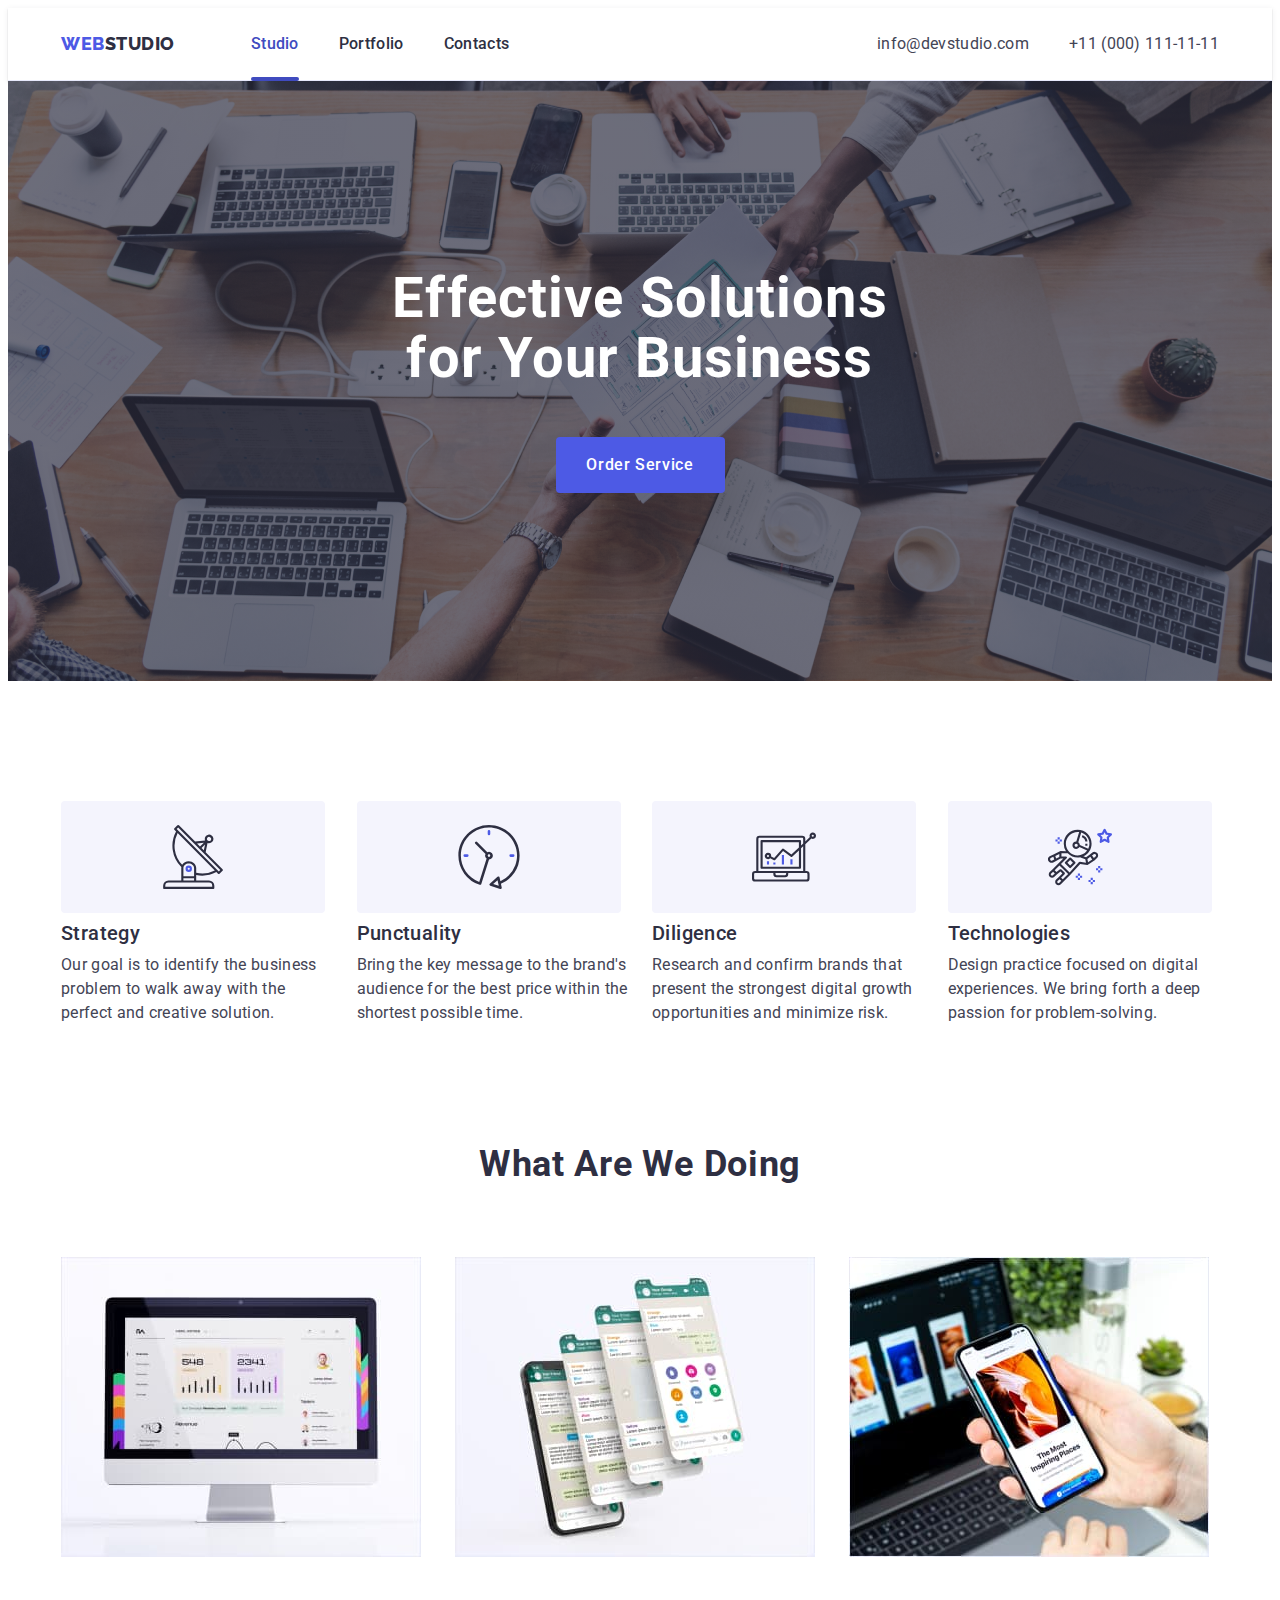
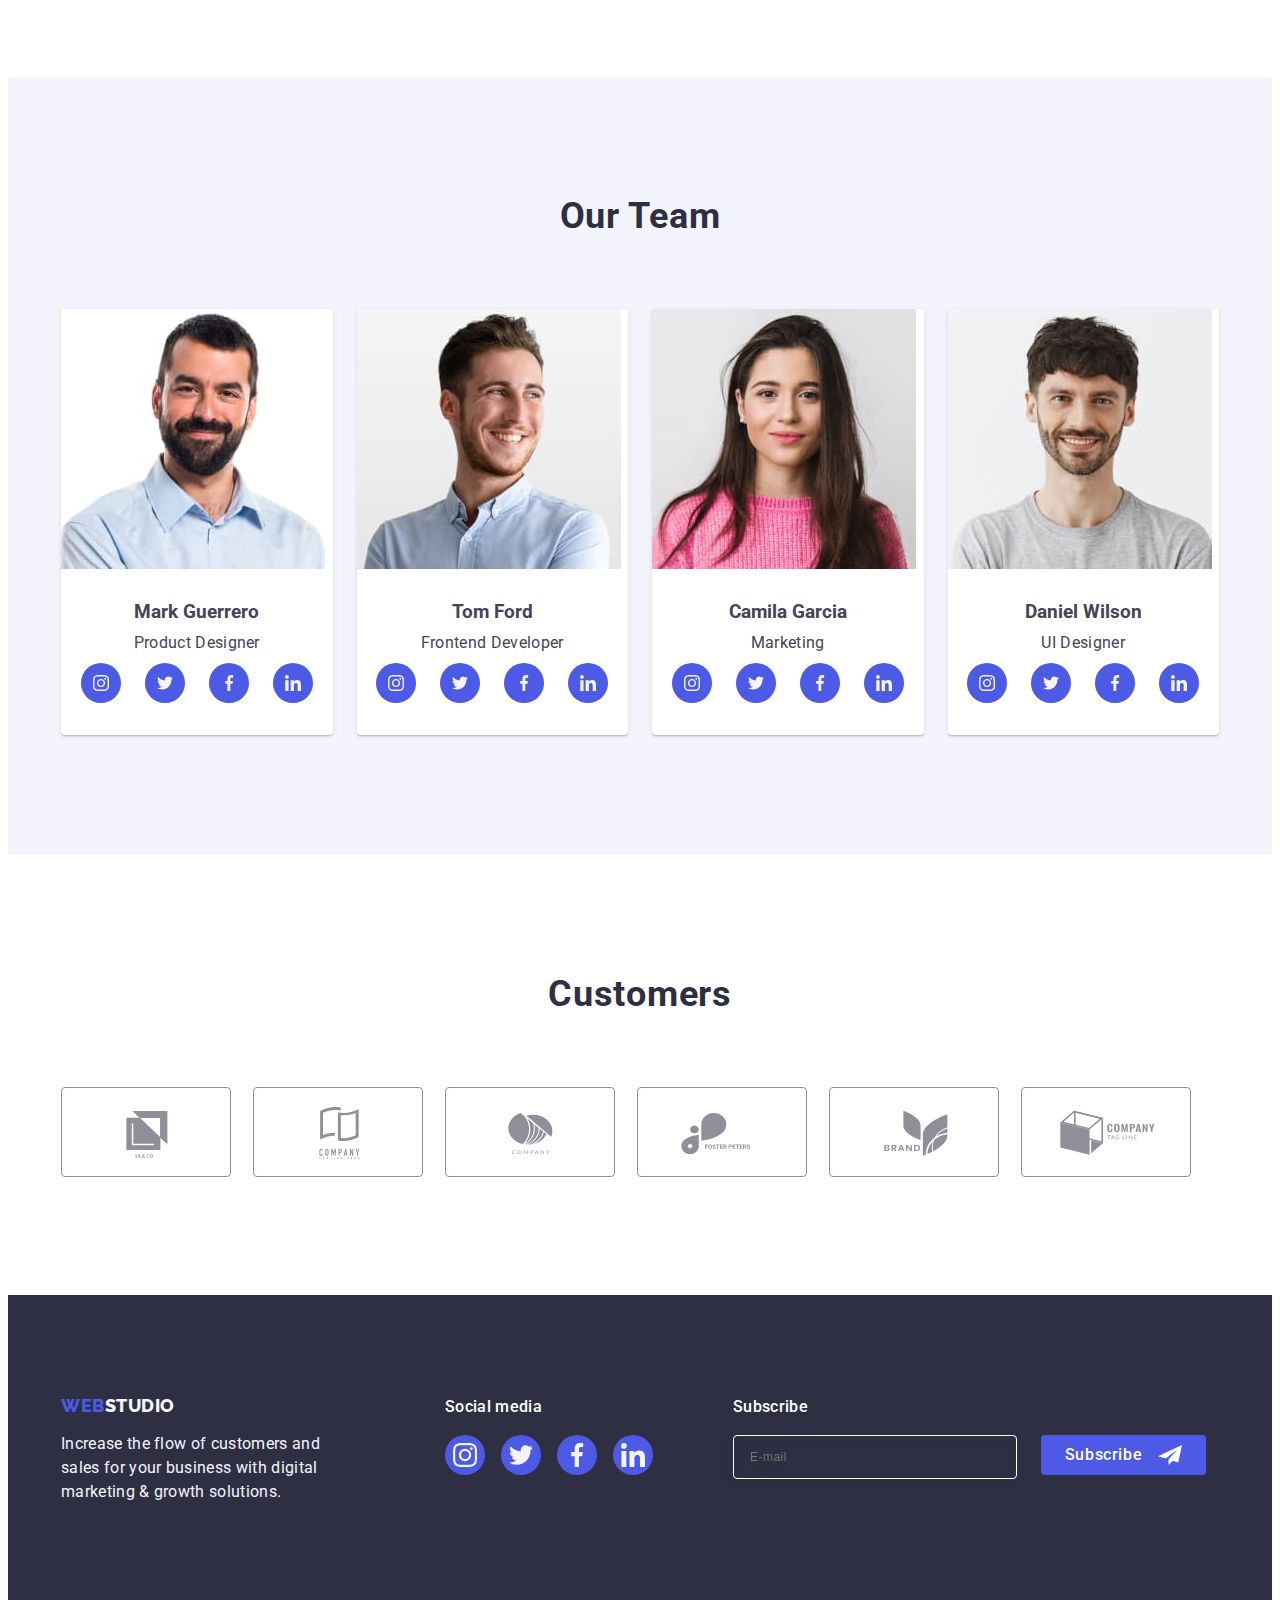
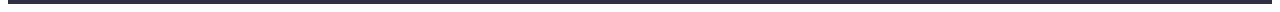
<file: index.html>
<!DOCTYPE html>
<html lang="en">
  <head>
    <meta charset="UTF-8" />
    <meta http-equiv="X-UA-Compatible" content="IE=edge" />
    <meta name="viewport" content="width=device-width, initial-scale=1.0" />
    <title>Portfolio</title>
    <link rel="preconnect" href="https://fonts.googleapis.com" />
    <link rel="preconnect" href="https://fonts.gstatic.com" crossorigin />
    <link
      href="https://fonts.googleapis.com/css2?family=Raleway:wght@800&family=Roboto:wght@400;500;700&display=swap"
      rel="stylesheet"
    />
    <link
      rel="stylesheet"
      href="https://cdnjs.cloudflare.com/ajax/libs/modern-normalize/2.0.0/modern-normalize.min.css"
      integrity="sha512-4xo8blKMVCiXpTaLzQSLSw3KFOVPWhm/TRtuPVc4WG6kUgjH6J03IBuG7JZPkcWMxJ5huwaBpOpnwYElP/m6wg=="
      crossorigin="anonymous"
      referrerpolicy="no-referrer"
    />
    <link rel="stylesheet" href="./css/styles.css" />
    <link
      rel="stylesheet"
      href="https://cdnjs.cloudflare.com/ajax/libs/animate.css/4.1.1/animate.min.css"
    />
  </head>
  <body>
    <!-- Шапка сторінки -->
    <header class="header">
      <div class="container header-container">
        <nav class="header-navigation">
          <a class="header-logo link" href="./index.html"
            >Web<span class="header-logo-web">Studio</span></a
          >

          <ul class="header-list list">
            <li class="header-item">
              <a class="header-link header-line link" href="./index.html"
                >Studio</a
              >
            </li>
            <li class="header-item">
              <a class="header-link link" href="./portfolio.html">Portfolio</a>
            </li>
            <li class="header-item">
              <a class="header-link link" href="">Contacts</a>
            </li>
          </ul>
        </nav>
        <address class="header-address">
          <ul class="header-list list">
            <li class="header-item">
              <a class="link item-text" href="mailto:info@devstudio.com"
                >info@devstudio.com</a
              >
            </li>
            <li class="header-item">
              <a class="link item-text" href="tel:+110001111111"
                >+11 (000) 111-11-11</a
              >
            </li>
          </ul>
        </address>
      </div>
    </header>

    <!-- Унікальний контент сторінки -->
    <main>
      <section class="hero">
        <div class="container hero-container">
          <h1 class="hero-title">Effective Solutions for Your Business</h1>

          <button type="button" class="hero-btn btn" data-modal-open>
            Order Service
          </button>
        </div>
      </section>

      <section class="strategy">
        <div class="container strategy-div">
          <h2 hidden class="strategy-title visually-hidden">that we can</h2>
          <ul class="strategy-list list">
            <li class="strategy-item">
              <div class="stratege-cont">
                <svg class="strategy-icon" width="64" height="64">
                  <use href="./images/icons.svg#icon-Group"></use>
                </svg>
              </div>
              <h3 class="strategy-item-title">Strategy</h3>
              <p class="strategy-item-text item-text">
                Our goal is to identify the business problem to walk away with
                the perfect and creative solution.
              </p>
            </li>
            <li class="strategy-item">
              <div class="stratege-cont">
                <svg class="strategy-icon" width="64" height="64">
                  <use href="./images/icons.svg#icon-clock"></use>
                </svg>
              </div>
              <h3 class="strategy-item-title">Punctuality</h3>
              <p class="strategy-item-text item-text">
                Bring the key message to the brand's audience for the best price
                within the shortest possible time.
              </p>
            </li>
            <li class="strategy-item">
              <div class="stratege-cont">
                <svg class="strategy-icon" width="64" height="64">
                  <use href="./images/icons.svg#icon-diagram"></use>
                </svg>
              </div>
              <h3 class="strategy-item-title">Diligence</h3>
              <p class="strategy-item-text item-text">
                Research and confirm brands that present the strongest digital
                growth opportunities and minimize risk.
              </p>
            </li>
            <li class="strategy-item">
              <div class="stratege-cont">
                <svg class="strategy-icon" width="64" height="64">
                  <use href="./images/icons.svg#icon-astronaut"></use>
                </svg>
              </div>
              <h3 class="strategy-item-title">Technologies</h3>
              <p class="strategy-item-text item-text">
                Design practice focused on digital experiences. We bring forth a
                deep passion for problem-solving.
              </p>
            </li>
          </ul>
        </div>
      </section>

      <section class="foto">
        <div class="container foto-container">
          <h2 class="foto-title section-text">What are we doing</h2>

          <ul class="foto-list list">
            <li class="foto-item">
              <img
                src="./images/img-1.jpg"
                alt="electrical engineering"
                width="360"
                height="300"
              />
            </li>
            <li class="foto-item">
              <img
                src="./images/img-2.jpg"
                alt="electrical engineering"
                width="360"
                height="300"
              />
            </li>
            <li class="foto-item">
              <img
                src="./images/img-3.jpg"
                alt="electrical engineering"
                width="360"
                height="300"
              />
            </li>
          </ul>
        </div>
      </section>

      <section class="team">
        <div class="container team-container">
          <h2 class="team-title section-text">Our Team</h2>

          <ul class="team-list list">
            <li class="team-item">
              <img
                src="./images/img-4.jpg"
                alt="Workers"
                width="264"
                height="260"
              />
              <div class="tim-text">
                <h3 class="tim-item-title">Mark Guerrero</h3>
                <p class="team-title-text item-text">Product Designer</p>
                <ul class="team-soc-list list">
                  <li class="team-soc-item">
                    <a
                      href=""
                      class="team-soc-link link"
                      target="_blank"
                      rel="noopener noreferrer"
                    >
                      <svg class="team-soc-icon" width="16" height="16">
                        <use
                          href="./images/icons.svg#icon-instagram"
                          class="use"
                        ></use>
                      </svg>
                    </a>
                  </li>
                  <li class="team-soc-item">
                    <a
                      href=""
                      class="team-soc-link link"
                      target="_blank"
                      rel="noopener noreferrer"
                    >
                      <svg class="team-soc-icon" width="16" height="16">
                        <use href="./images/icons.svg#icon-twitter"></use>
                      </svg>
                    </a>
                  </li>
                  <li class="team-soc-item">
                    <a
                      href=""
                      class="team-soc-link link"
                      target="_blank"
                      rel="noopener noreferrer"
                    >
                      <svg class="team-soc-icon" width="16" height="16">
                        <use href="./images/icons.svg#icon-facebook"></use>
                      </svg>
                    </a>
                  </li>
                  <li class="team-soc-item">
                    <a
                      href=""
                      class="team-soc-link link"
                      target="_blank"
                      rel="noopener noreferrer"
                    >
                      <svg class="team-soc-icon" width="16" height="16">
                        <use href="./images/icons.svg#icon-linkedin"></use>
                      </svg>
                    </a>
                  </li>
                </ul>
              </div>
            </li>
            <li class="team-item">
              <img
                src="./images/img-5.jpg"
                alt="Workers"
                width="264"
                height="260"
              />
              <div class="tim-text">
                <h3 class="tim-item-title">Tom Ford</h3>
                <p class="team-title-text item-text">Frontend Developer</p>
                <ul class="team-soc-list list">
                  <li class="team-soc-item">
                    <a
                      href=""
                      class="team-soc-link link"
                      target="_blank"
                      rel="noopener noreferrer"
                    >
                      <svg class="team-soc-icon" width="16" height="16">
                        <use href="./images/icons.svg#icon-instagram"></use>
                      </svg>
                    </a>
                  </li>
                  <li class="team-soc-item">
                    <a
                      href=""
                      class="team-soc-link link"
                      target="_blank"
                      rel="noopener noreferrer"
                    >
                      <svg class="team-soc-icon" width="16" height="16">
                        <use href="./images/icons.svg#icon-twitter"></use>
                      </svg>
                    </a>
                  </li>
                  <li class="team-soc-item">
                    <a
                      href=""
                      class="team-soc-link link"
                      target="_blank"
                      rel="noopener noreferrer"
                    >
                      <svg class="team-soc-icon" width="16" height="16">
                        <use href="./images/icons.svg#icon-facebook"></use>
                      </svg>
                    </a>
                  </li>
                  <li class="team-soc-item">
                    <a
                      href=""
                      class="team-soc-link link"
                      target="_blank"
                      rel="noopener noreferrer"
                    >
                      <svg class="team-soc-icon" width="16" height="16">
                        <use href="./images/icons.svg#icon-linkedin"></use>
                      </svg>
                    </a>
                  </li>
                </ul>
              </div>
            </li>
            <li class="team-item">
              <img
                src="./images/img-6.jpg"
                alt="Workers"
                width="264"
                height="260"
              />
              <div class="tim-text">
                <h3 class="tim-item-title">Camila Garcia</h3>
                <p class="team-title-text item-text">Marketing</p>
                <ul class="team-soc-list list">
                  <li class="team-soc-item">
                    <a
                      href=""
                      class="team-soc-link link"
                      target="_blank"
                      rel="noopener noreferrer"
                    >
                      <svg class="team-soc-icon" width="16" height="16">
                        <use href="./images/icons.svg#icon-instagram"></use>
                      </svg>
                    </a>
                  </li>
                  <li class="team-soc-item">
                    <a
                      href=""
                      class="team-soc-link link"
                      target="_blank"
                      rel="noopener noreferrer"
                    >
                      <svg class="team-soc-icon" width="16" height="16">
                        <use href="./images/icons.svg#icon-twitter"></use>
                      </svg>
                    </a>
                  </li>
                  <li class="team-soc-item">
                    <a
                      href=""
                      class="team-soc-link link"
                      target="_blank"
                      rel="noopener noreferrer"
                    >
                      <svg class="team-soc-icon" width="16" height="16">
                        <use href="./images/icons.svg#icon-facebook"></use>
                      </svg>
                    </a>
                  </li>
                  <li class="team-soc-item">
                    <a
                      href=""
                      class="team-soc-link link"
                      target="_blank"
                      rel="noopener noreferrer"
                    >
                      <svg class="team-soc-icon" width="16" height="16">
                        <use href="./images/icons.svg#icon-linkedin"></use>
                      </svg>
                    </a>
                  </li>
                </ul>
              </div>
            </li>
            <li class="team-item">
              <img
                src="./images/img-7.jpg"
                alt="Workers"
                width="264"
                height="260"
              />
              <div class="tim-text">
                <h3 class="tim-item-title">Daniel Wilson</h3>
                <p class="team-title-text item-text">UI Designer</p>
                <ul class="team-soc-list list">
                  <li class="team-soc-item">
                    <a
                      href=""
                      class="team-soc-link link"
                      target="_blank"
                      rel="noopener noreferrer"
                    >
                      <svg class="team-soc-icon" width="16" height="16">
                        <use href="./images/icons.svg#icon-instagram"></use>
                      </svg>
                    </a>
                  </li>
                  <li class="team-soc-item">
                    <a
                      href=""
                      class="team-soc-link link"
                      target="_blank"
                      rel="noopener noreferrer"
                    >
                      <svg class="team-soc-icon" width="16" height="16">
                        <use href="./images/icons.svg#icon-twitter"></use>
                      </svg>
                    </a>
                  </li>
                  <li class="team-soc-item">
                    <a
                      href=""
                      class="team-soc-link link"
                      target="_blank"
                      rel="noopener noreferrer"
                    >
                      <svg class="team-soc-icon" width="16" height="16">
                        <use href="./images/icons.svg#icon-facebook"></use>
                      </svg>
                    </a>
                  </li>
                  <li class="team-soc-item">
                    <a
                      href=""
                      class="team-soc-link link"
                      target="_blank"
                      rel="noopener noreferrer"
                    >
                      <svg class="team-soc-icon" width="16" height="16">
                        <use href="./images/icons.svg#icon-linkedin"></use>
                      </svg>
                    </a>
                  </li>
                </ul>
              </div>
            </li>
          </ul>
        </div>
      </section>

      <section class="test">
        <div class="container">
          <h2 class="test-h section-text">Customers</h2>
          <ul class="test-list list">
            <li class="test-item">
              <a href="" class="test-link link">
                <svg class="test-icon" width="104" height="56">
                  <use href="./images/icons.svg#icon-logo"></use>
                </svg>
              </a>
            </li>
            <li class="test-item">
              <a href="" class="test-link link">
                <svg class="test-icon" width="104" height="56">
                  <use href="./images/icons.svg#icon-logo-1"></use>
                </svg>
              </a>
            </li>
            <li class="test-item">
              <a href="" class="test-link link">
                <svg class="test-icon" width="104" height="56">
                  <use href="./images/icons.svg#icon-logo-2"></use>
                </svg>
              </a>
            </li>
            <li class="test-item">
              <a href="" class="test-link link">
                <svg class="test-icon" width="104" height="56">
                  <use href="./images/icons.svg#icon-logo-3"></use>
                </svg>
              </a>
            </li>
            <li class="test-item">
              <a href="" class="test-link link">
                <svg class="test-icon" width="104" height="56">
                  <use href="./images/icons.svg#icon-logo-4"></use>
                </svg>
              </a>
            </li>
            <li class="test-item">
              <a href="" class="test-link link">
                <svg class="test-icon" width="104" height="56">
                  <use href="./images/icons.svg#icon-logo-5"></use>
                </svg>
              </a>
            </li>
          </ul>
        </div>
      </section>
    </main>

    <!-- Підвал сторінки -->
    <footer class="footer">
      <div class="container footer-container">
        <div class="footer-div">
          <a class="footer-logo link" href="./index.html"
            >Web<span class="footer-logo-web">Studio</span></a
          >
          <p class="footer-item-text item-text">
            Increase the flow of customers and sales for your business with
            digital marketing & growth solutions.
          </p>
        </div>
        <div>
          <p class="social-media-text">Social media</p>
          <ul class="footer-soc-list list">
            <li class="team-soc-item">
              <a
                href=""
                class="footer-soc-link link"
                target="_blank"
                rel="noopener noreferrer"
              >
                <svg class="team-soc-icon" width="24" height="24">
                  <use href="./images/icons.svg#icon-instagram"></use>
                </svg>
              </a>
            </li>
            <li class="team-soc-item">
              <a
                href=""
                class="footer-soc-link link"
                target="_blank"
                rel="noopener noreferrer"
              >
                <svg class="team-soc-icon" width="24" height="24">
                  <use href="./images/icons.svg#icon-twitter"></use>
                </svg>
              </a>
            </li>
            <li class="team-soc-item">
              <a
                href=""
                class="footer-soc-link link"
                target="_blank"
                rel="noopener noreferrer"
              >
                <svg class="team-soc-icon" width="24" height="24">
                  <use href="./images/icons.svg#icon-facebook"></use>
                </svg>
              </a>
            </li>
            <li class="team-soc-item">
              <a
                href=""
                class="footer-soc-link link"
                target="_blank"
                rel="noopener noreferrer"
              >
                <svg class="team-soc-icon" width="24" height="24">
                  <use href="./images/icons.svg#icon-linkedin"></use>
                </svg>
              </a>
            </li>
          </ul>
        </div>
        <div class="footer-input">
          <p class="footer-input-text">Subscribe</p>
          <form action="email" class="footer-form">
            <label for="email" class="footer-label">
              <input
                type="email"
                name="email"
                class="footer-email-input"
                placeholder="E-mail"
                id="email"
              />
            </label>
            <button type="submit" class="subscribe-btn btn">
              Subscribe
              <svg class="footer-icon" width="24" height="24">
                <use href="./images/icons.svg#icon-footer-svg"></use>
              </svg>
            </button>
          </form>
        </div>
      </div>
    </footer>

    <div class="backdrop is-hidden" data-modal>
      <div class="modal">
        <button type="button" class="modal-close" data-modal-close>
          <svg class="modal-soc-icon" width="8" height="8">
            <use href="./images/icons.svg#icon-close-modal"></use>
          </svg>
        </button>
        <p class="modal-title">Leave your contacts and we will call you back</p>
        <form action="#" class="modal-form">
          <div class="modal-field">
            <label for="user-name" class="input-label">Name</label>
            <div class="input-wrap">
              <input
                type="text"
                class="modal-input"
                name="user-name"
                id="user-name"
                placeholder=""
                required
              />
              <svg class="modal-icon" width="18" height="24">
                <use href="./images/icons.svg#icon-person-input"></use>
              </svg>
            </div>
          </div>
          <div class="modal-field">
            <label for="user-phone" class="input-label">Phone</label>
            <div class="input-wrap">
              <input
                type="text"
                class="modal-input"
                name="user-phone"
                id="user-phone"
                placeholder=""
                required
              />
              <svg class="modal-icon" width="18" height="24">
                <use href="./images/icons.svg#icon-phone-input"></use>
              </svg>
            </div>
          </div>
          <div class="modal-field">
            <label for="user-email" class="input-label">Email</label>
            <div class="input-wrap">
              <input
                type="text"
                class="modal-input"
                name="user-email"
                id="user-email"
                placeholder=""
                required
              />
              <svg class="modal-icon" width="18" height="24">
                <use href="./images/icons.svg#icon-email-input"></use>
              </svg>
            </div>
          </div>

          <div class="modal-field-text">
            <label for="user-comment" class="input-label">Comment</label>
            <textarea
              name="user-comment"
              id="user-comment"
              class="modal-comment modal-input"
              placeholder="Text input"
            ></textarea>
          </div>

          <div class="modal-field-check">
            <input
              type="checkbox"
              id="user-privacy"
              name="user-privacy"
              value="true"
              class="modal-check visually-hidden"
            />
            <label for="user-privacy" class="check-text">
              <span class="span-privace">
                <svg class="check-icon" width="10" height="8">
                  <use href="./images/icons.svg#icon-check"></use>
                </svg>
              </span>
              I accept the terms and conditions of the
              <a href="" class="check-link">Privacy Policy</a>
            </label>
          </div>

          <button type="submit" class="send btn">Send</button>
        </form>
      </div>
    </div>
    <script src="./js/modal.js"></script>
  </body>
</html>
</file>
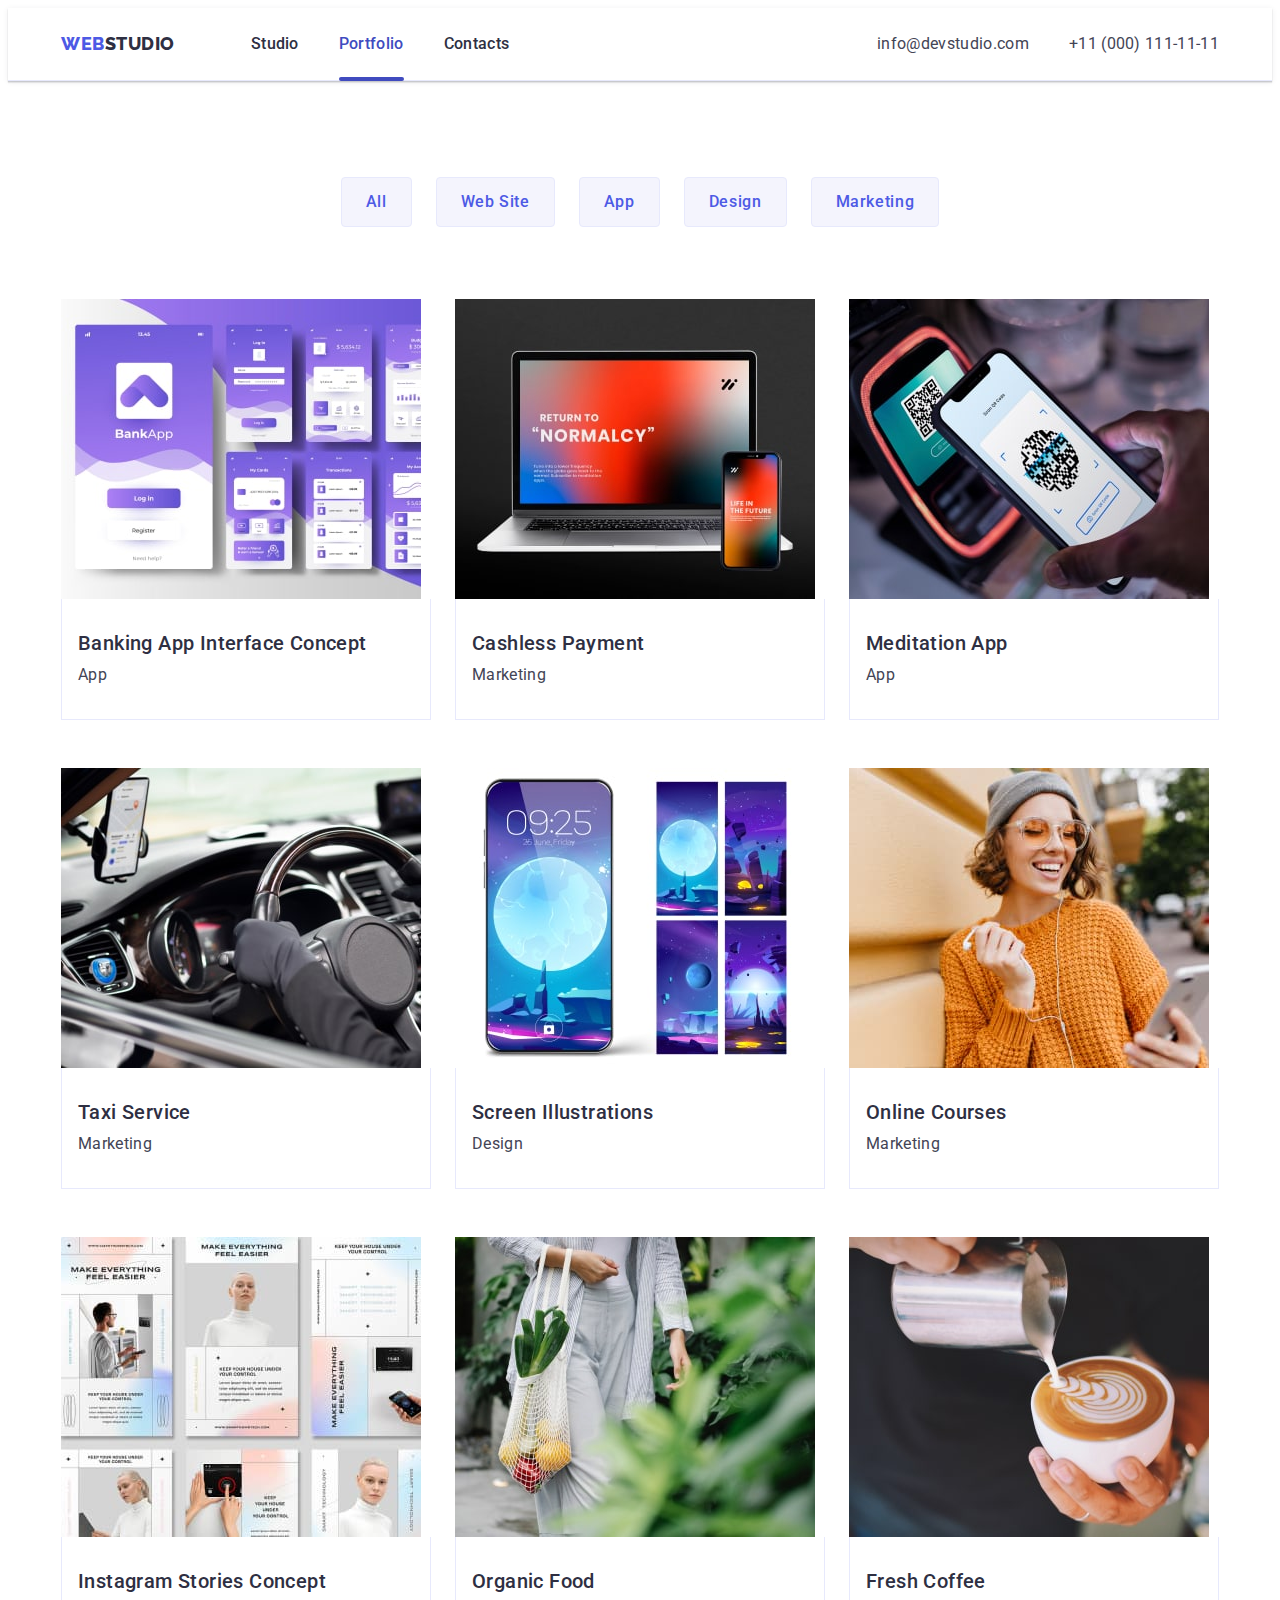
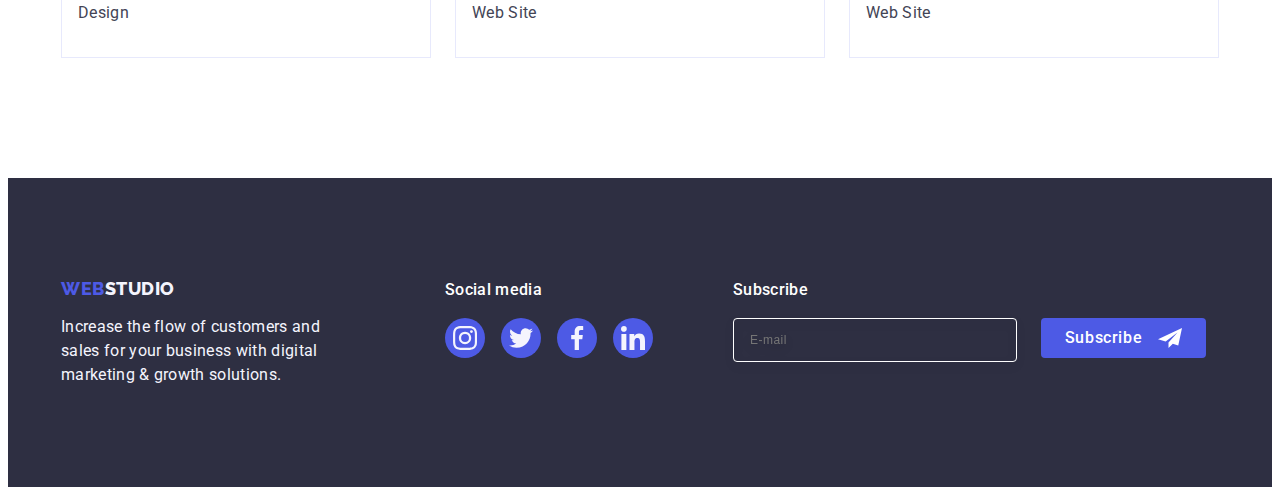
<file: portfolio.html>
<!DOCTYPE html>
<html lang="en">
  <head>
    <meta charset="UTF-8" />
    <meta http-equiv="X-UA-Compatible" content="IE=edge" />
    <meta name="viewport" content="width=device-width, initial-scale=1.0" />
    <title>Portfolio</title>
    <link rel="preconnect" href="https://fonts.googleapis.com" />
    <link rel="preconnect" href="https://fonts.gstatic.com" crossorigin />
    <link
      href="https://fonts.googleapis.com/css2?family=Raleway:wght@800&family=Roboto:wght@400;500;700&display=swap"
      rel="stylesheet"
    />
    <link
      rel="stylesheet"
      href="https://cdnjs.cloudflare.com/ajax/libs/modern-normalize/2.0.0/modern-normalize.min.css"
      integrity="sha512-4xo8blKMVCiXpTaLzQSLSw3KFOVPWhm/TRtuPVc4WG6kUgjH6J03IBuG7JZPkcWMxJ5huwaBpOpnwYElP/m6wg=="
      crossorigin="anonymous"
      referrerpolicy="no-referrer"
    />
    <link rel="stylesheet" href="./css/styles.css" />
  </head>
  <body>
    <!-- Шапка сторінки -->
    <header class="header">
      <div class="container header-container">
        <nav class="header-navigation">
          <a class="header-logo link" href="./index.html"
            >Web<span class="header-logo-web">Studio</span></a
          >

          <ul class="header-list list">
            <li class="header-item">
              <a class="header-link link" href="./index.html">Studio</a>
            </li>
            <li class="header-item">
              <a class="header-link header-line link" href="./portfolio.html"
                >Portfolio</a
              >
            </li>
            <li class="header-item">
              <a class="header-link link" href="">Contacts</a>
            </li>
          </ul>
        </nav>
        <address class="header-address">
          <ul class="header-list list">
            <li class="header-item">
              <a class="link item-text" href="mailto:info@devstudio.com"
                >info@devstudio.com</a
              >
            </li>
            <li class="header-item">
              <a class="link item-text" href="tel:+110001111111"
                >+11 (000) 111-11-11</a
              >
            </li>
          </ul>
        </address>
      </div>
    </header>

    <main>
      <section class="gellery">
        <div class="container">
          <h1 hidden>gallery</h1>
          <ul class="gallery-list list">
            <li class="gallery-item">
              <button class="gallery-btn btn" type="button">All</button>
            </li>
            <li class="gallery-item">
              <button class="gallery-btn btn" type="button">Web Site</button>
            </li>
            <li class="gallery-item">
              <button class="gallery-btn btn" type="button">App</button>
            </li>
            <li class="gallery-item">
              <button class="gallery-btn btn" type="button">Design</button>
            </li>
            <li class="gallery-item">
              <button class="gallery-btn btn" type="button">Marketing</button>
            </li>
          </ul>

          <ul class="gallery-foto-list list">
            <li class="gallery-foto-item link">
              <a href="" class="gallery-link-link link">
                <div class="gallery-cover-wrap">
                  <img
                    src="./images/portfolio-1.jpg"
                    alt="Card Content in Portfolio"
                    width="360"
                    height="300"
                  />
                  <p class="gallery-foto-cover">
                    14 Stylish and User-Friendly App Design Concepts · Task
                    Manager App · Calorie Tracker App · Exotic Fruit Ecommerce
                    App · Cloud Storage App
                  </p>
                </div>
                <div class="gallery-foto-container">
                  <h2 class="gallery-item-title">
                    Banking App Interface Concept
                  </h2>
                  <p class="gallery-title-text">App</p>
                </div></a
              >
            </li>
            <li class="gallery-foto-item link">
              <a href="" class="gallery-link-link link">
                <div class="gallery-cover-wrap">
                  <img
                    src="./images/portfolio-2.jpg"
                    alt="Card Content in Portfolio"
                    width="360"
                    height="300"
                  />
                  <p class="gallery-foto-cover">
                    14 Stylish and User-Friendly App Design Concepts · Task
                    Manager App · Calorie Tracker App · Exotic Fruit Ecommerce
                    App · Cloud Storage App
                  </p>
                </div>
                <div class="gallery-foto-container">
                  <h2 class="gallery-item-title">Cashless Payment</h2>
                  <p class="gallery-title-text">Marketing</p>
                </div>
              </a>
            </li>
            <li class="gallery-foto-item link">
              <a href="" class="gallery-link-link link">
                <div class="gallery-cover-wrap">
                  <img
                    src="./images/portfolio-3.jpg"
                    alt="Card Content in Portfolio"
                    width="360"
                    height="300"
                  />
                  <p class="gallery-foto-cover">
                    14 Stylish and User-Friendly App Design Concepts · Task
                    Manager App · Calorie Tracker App · Exotic Fruit Ecommerce
                    App · Cloud Storage App
                  </p>
                </div>
                <div class="gallery-foto-container">
                  <h2 class="gallery-item-title">Meditation App</h2>
                  <p class="gallery-title-text">App</p>
                </div></a
              >
            </li>
            <li class="gallery-foto-item link">
              <a href="" class="gallery-link-link link">
                <div class="gallery-cover-wrap">
                  <img
                    src="./images/portfolio-4.jpg"
                    alt="Card Content in Portfolio"
                    width="360"
                    height="300"
                  />
                  <p class="gallery-foto-cover">
                    14 Stylish and User-Friendly App Design Concepts · Task
                    Manager App · Calorie Tracker App · Exotic Fruit Ecommerce
                    App · Cloud Storage App
                  </p>
                </div>
                <div class="gallery-foto-container">
                  <h2 class="gallery-item-title">Taxi Service</h2>
                  <p class="gallery-title-text">Marketing</p>
                </div></a
              >
            </li>
            <li class="gallery-foto-item link">
              <a href="" class="gallery-link-link link">
                <div class="gallery-cover-wrap">
                  <img
                    src="./images/portfolio-5.jpg"
                    alt="Card Content in Portfolio"
                    width="360"
                    height="300"
                  />
                  <p class="gallery-foto-cover">
                    14 Stylish and User-Friendly App Design Concepts · Task
                    Manager App · Calorie Tracker App · Exotic Fruit Ecommerce
                    App · Cloud Storage App
                  </p>
                </div>
                <div class="gallery-foto-container">
                  <h2 class="gallery-item-title">Screen Illustrations</h2>
                  <p class="gallery-title-text">Design</p>
                </div></a
              >
            </li>
            <li class="gallery-foto-item link">
              <a href="" class="gallery-link-link link">
                <div class="gallery-cover-wrap">
                  <img
                    src="./images/portfolio-6.jpg"
                    alt="Card Content in Portfolio"
                    width="360"
                    height="300"
                  />
                  <p class="gallery-foto-cover">
                    14 Stylish and User-Friendly App Design Concepts · Task
                    Manager App · Calorie Tracker App · Exotic Fruit Ecommerce
                    App · Cloud Storage App
                  </p>
                </div>
                <div class="gallery-foto-container">
                  <h2 class="gallery-item-title">Online Courses</h2>
                  <p class="gallery-title-text">Marketing</p>
                </div></a
              >
            </li>
            <li class="gallery-foto-item link">
              <a href="" class="gallery-link-link link">
                <div class="gallery-cover-wrap">
                  <img
                    src="./images/portfolio-7.jpg"
                    alt="Card Content in Portfolio"
                    width="360"
                    height="300"
                  />
                  <p class="gallery-foto-cover">
                    14 Stylish and User-Friendly App Design Concepts · Task
                    Manager App · Calorie Tracker App · Exotic Fruit Ecommerce
                    App · Cloud Storage App
                  </p>
                </div>
                <div class="gallery-foto-container">
                  <h2 class="gallery-item-title">Instagram Stories Concept</h2>
                  <p class="gallery-title-text">Design</p>
                </div></a
              >
            </li>
            <li class="gallery-foto-item link">
              <a href="" class="gallery-link-link link">
                <div class="gallery-cover-wrap">
                  <img
                    src="./images/portfolio-8.jpg"
                    alt="Card Content in Portfolio"
                    width="360"
                    height="300"
                  />
                  <p class="gallery-foto-cover">
                    14 Stylish and User-Friendly App Design Concepts · Task
                    Manager App · Calorie Tracker App · Exotic Fruit Ecommerce
                    App · Cloud Storage App
                  </p>
                </div>
                <div class="gallery-foto-container">
                  <h2 class="gallery-item-title">Organic Food</h2>
                  <p class="gallery-title-text">Web Site</p>
                </div></a
              >
            </li>
            <li class="gallery-foto-item link">
              <a href="" class="gallery-link-link link">
                <div class="gallery-cover-wrap">
                  <img
                    src="./images/portfolio-9.jpg"
                    alt="Card Content in Portfolio"
                    width="360"
                    height="300"
                  />
                  <p class="gallery-foto-cover">
                    14 Stylish and User-Friendly App Design Concepts · Task
                    Manager App · Calorie Tracker App · Exotic Fruit Ecommerce
                    App · Cloud Storage App
                  </p>
                </div>
                <div class="gallery-foto-container">
                  <h2 class="gallery-item-title">Fresh Coffee</h2>
                  <p class="gallery-title-text">Web Site</p>
                </div></a
              >
            </li>
          </ul>
        </div>
      </section>
    </main>
    <footer class="footer">
      <div class="container footer-container">
        <div class="footer-div">
          <a class="footer-logo link" href="./index.html"
            >Web<span class="footer-logo-web">Studio</span></a
          >
          <p class="footer-item-text item-text">
            Increase the flow of customers and sales for your business with
            digital marketing & growth solutions.
          </p>
        </div>
        <div>
          <p class="social-media-text">Social media</p>
          <ul class="footer-soc-list list">
            <li class="team-soc-item">
              <a
                href=""
                class="footer-soc-link link"
                target="_blank"
                rel="noopener noreferrer"
              >
                <svg class="team-soc-icon" width="24" height="24">
                  <use href="./images/icons.svg#icon-instagram"></use>
                </svg>
              </a>
            </li>
            <li class="team-soc-item">
              <a
                href=""
                class="footer-soc-link link"
                target="_blank"
                rel="noopener noreferrer"
              >
                <svg class="team-soc-icon" width="24" height="24">
                  <use href="./images/icons.svg#icon-twitter"></use>
                </svg>
              </a>
            </li>
            <li class="team-soc-item">
              <a
                href=""
                class="footer-soc-link link"
                target="_blank"
                rel="noopener noreferrer"
              >
                <svg class="team-soc-icon" width="24" height="24">
                  <use href="./images/icons.svg#icon-facebook"></use>
                </svg>
              </a>
            </li>
            <li class="team-soc-item">
              <a
                href=""
                class="footer-soc-link link"
                target="_blank"
                rel="noopener noreferrer"
              >
                <svg class="team-soc-icon" width="24" height="24">
                  <use href="./images/icons.svg#icon-linkedin"></use>
                </svg>
              </a>
            </li>
          </ul>
        </div>
        <div class="footer-input">
          <p class="footer-input-text">Subscribe</p>
          <form action="email" class="footer-form">
            <label for="email" class="footer-label">
              <input
                type="email"
                name="email"
                class="footer-email-input"
                placeholder="E-mail"
                id="email"
              />
            </label>
            <button type="submit" class="subscribe-btn btn">
              Subscribe
              <svg class="footer-icon" width="24" height="24">
                <use href="./images/icons.svg#icon-footer-svg"></use>
              </svg>
            </button>
          </form>
        </div>
      </div>
    </footer>
  </body>
</html>
</file>
<file: css/styles.css>
:root {
  --first-title-color: #434455;
  --second-title-color: #2e2f42;
}

body {
  font-family: "Roboto", sans-serif;
  color: #434455;
  background-color: #ffffff;
}

/* Скидання стилів */
p,
h1,
h2,
h3,
h4,
h5,
h6 {
  margin: 0;
}

ul {
  margin: 0;
  padding: 0;
}

img {
  display: block;
}

.btn {
  font-family: "Roboto";
  font-style: normal;
  font-weight: 500;
  font-size: 16px;
  line-height: 1.5;
  display: flex;
  align-items: center;
  text-align: center;
  letter-spacing: 0.04em;
  cursor: pointer;
}

.header-link:hover,
.header-link:focus {
  color: #404bbf;
}
.btn:hover,
.btn-link:focus {
  background-color: #404bbf;
  color: #ffffff;
}

.item-text {
  font-weight: 400;
  font-size: 16px;
  line-height: 1.5;
  letter-spacing: 0.02em;
  color: #434455;
  transition: color 250ms cubic-bezier(0.4, 0, 0.2, 1);
}
.item-text:hover {
  color: #404bbf;
}
.item-text:focus {
  color: #404bbf;
}

.section-text {
  font-weight: 700;
  font-size: 36px;
  line-height: 1.11;
  text-align: center;
  letter-spacing: 0.02em;
  text-transform: capitalize;
}
.strategy-item-title {
  font-weight: 500;
  font-size: 20px;
  line-height: 1.2;
  letter-spacing: 0.02em;
  color: #2e2f42;
}
.list {
  list-style: none;
}

.link {
  text-decoration: none;
}

.visually-hidden {
  position: absolute;
  width: 1px;
  height: 1px;
  margin: -1px;
  border: 0;
  padding: 0;
  white-space: nowrap;
  clip-path: inset(100%);
  clip: rect(0 0 0 0);
  overflow: hidden;
}

/* контейнер */
.container {
  width: 1158px;
  padding-left: 15px;
  padding-right: 15px;
  /* центрування */
  margin: 0 auto;
  /* outline: 2px solid red; */
}

/*----------HEADER----------*/
.header {
  background: #ffffff;
  /* padding-top: 24px;
  padding-bottom: 24px; */
  border-bottom: 1px solid #e7e9fc;
  box-shadow: 0px 2px 1px rgba(46, 47, 66, 0.08),
    0px 1px 1px rgba(46, 47, 66, 0.16), 0px 1px 6px rgba(46, 47, 66, 0.08);
}
.header-link {
  font-weight: 500;
  font-size: 16px;
  line-height: 1.5;
  letter-spacing: 0.02em;
  color: #2e2f42;
}
.header-list {
  display: flex;
  gap: 40px;
}

.header-navigation {
  display: flex;
  align-items: center;
}

.header-container {
  display: flex;
  align-items: center;
}

.header-logo {
  margin-right: 76px;
}

.header-logo {
  font-family: "Raleway", sans-serif;
  font-style: normal;
  font-weight: 800;
  font-size: 18px;
  line-height: 1.17;
  display: flex;
  align-items: center;
  letter-spacing: 0.03em;
  text-transform: uppercase;
  color: #4d5ae5;
}

.header-logo-web {
  font-family: "Raleway";
  font-style: normal;
  font-weight: 800;
  font-size: 18px;
  line-height: 1.17;
  display: flex;
  align-items: center;
  letter-spacing: 0.03em;
  text-transform: uppercase;
  color: #2e2f42;
}

.header-address {
  font-style: normal;
  font-weight: 400;
  font-size: 16px;
  line-height: 1.5;
  letter-spacing: 0.02em;
  color: #434455;
  margin-left: auto;
}

.header-link {
  display: block;
  padding-top: 24px;
  padding-bottom: 24px;
  position: relative;

  font-weight: 500;

  line-height: 1.5;
  letter-spacing: 0.02em;
  position: relative;
  transition: color 250ms cubic-bezier(0.4, 0, 0.2, 1);
}

.header-line {
  color: #404bbf;
}

/* .header-link::after {
  content: "";
  position: absolute;
  left: 0;
  bottom: -1px;
  height: 4px;
  background-color: #404bbf;
  border-radius: 2px;
} */

.header-line::after {
  content: "";
  position: absolute;
  left: 0;
  bottom: -1px;
  width: 100%;
  height: 4px;

  background-color: #404bbf;
  border-radius: 2px;
}

a.header-link {
  font-weight: 500;
}

/* .header-item{
  margin-right: 40px;
}

.header-item:last-child{
  margin-right: 0;
} */

.header-address:hover,
.header-address:focus {
  color: #404bbf;
}

/*----------HERO----------*/
.hero {
  /* background: #2e2f42;
  padding-top: 188px;
  padding-bottom: 188px;
  background-image: linear-gradient(
      rgba(46, 47, 66, 0.7),
      rgba(46, 47, 66, 0.7)
    ),
    url(../images/hero-bg.jpg);
  background-repeat: no-repeat;
  background-position: center;
  background-size: cover;
  max-width: 1440px; */
  background: #2e2f42;
  padding-top: 188px;
  padding-bottom: 188px;
  background-image: linear-gradient(
      rgba(46, 47, 66, 0.7),
      rgba(46, 47, 66, 0.7)
    ),
    url(../images/hero-bg.jpg);
  background-position: center;
  background-repeat: no-repeat;
  background-size: cover;
}
.hero-title {
  font-size: 56px;
  line-height: 1.07;
  text-align: center;
  letter-spacing: 0.02em;
  color: #ffffff;
  margin-bottom: 48px;
  max-width: 496px;
}

.hero-btn {
  font-family: "Roboto", sans-serif;
  color: #ffffff;
  background-color: #4d5ae5;
  display: block;
  /* margin: center; */
  min-width: 169px;
  height: 56px;
  border: none;
  border-radius: 4px;
  cursor: pointer;
  transition: background-color 250ms cubic-bezier(0.4, 0, 0.2, 1);
}
.hero-container {
  display: flex;
  align-items: center;
  justify-content: center;
  flex-direction: column;
  padding: 188 472 188 472;
}

.hero-btn:focus {
  background-color: #404bbf;
}

/*----------strategy----------*/

.strategy {
  padding-top: 120px;
  padding-bottom: 120px;
}
/* .strategy-container {
  display: flex;
  align-items: center;
} */

.strategy-div {
  /* display: flex;
  align-items: center;
  justify-content: center;
  background-color: #f4f4fd;
  border-radius: 4px;
  margin-bottom: 8px; */
}
.about-title {
}

.strategy-list {
  display: flex;
  gap: 24px;
}

.strategy-item {
  width: calc((100% - 72px) / 4);
}

.strategy-item-title {
  margin-bottom: 8px;
}

.strategy-item-text {
  color: var(--first-title-color);
  /* margin-bottom: 8px; */
}

.stratege-cont {
  width: 264px;
  height: 112px;

  display: flex;
  align-items: center;
  justify-content: center;
  background-color: #f4f4fd;
  border-radius: 4px;
  margin-bottom: 8px;
}

/* .strategy-icon {
  width: 264px;
  height: 112px;
  fill: #8e8f99;
} */

/*----------foto----------*/

.foto {
  padding-bottom: 120px;
}

.foto-title {
  color: var(--second-title-color);
  margin-bottom: 72px;
}
.foto-list {
  display: flex;
  gap: 24px;
}
.foto-center {
  display: flex;
  gap: 24px;
}

.foto-item {
  display: flex;
  gap: 24px;
  width: calc((100% - 48px) / 3);
}

/* .foto-container {
  display: flex;
  align-items: center;
} */

/*----------team-------- */

.team {
  background-color: #f4f4fd;
  padding-top: 120px;
  padding-bottom: 120px;
}
.team-title {
  color: var(--second-title-color);
  margin-bottom: 72px;
}

/* .team-container {
  display: flex;
  align-items: center;
} */

.team-list {
  display: flex;
  align-items: center;
  gap: 24px;
}
.team-item {
  background-color: #ffffff;
  width: calc((100% - 72px) / 4);
  border-radius: 0px 0px 4px 4px;
  box-shadow: 0px 1px 6px rgba(46, 47, 66, 0.08),
    0px 1px 1px rgba(46, 47, 66, 0.16), 0px 2px 1px rgba(46, 47, 66, 0.08);
}
.team-title-text {
  color: var(--first-title-color);
  text-align: center;
  margin-bottom: 8px;
}

.tim-text {
  padding: 32px 16px 32px;
}

.tim-item-title {
  text-align: center;
  margin-bottom: 8px;
}

.team-item-title {
  font-weight: 500;
  font-size: 20px;
  line-height: 1.2;
  text-align: center;
  letter-spacing: 0.02em;
  color: var(--second-title-color);
}

.team-soc-list {
  display: flex;
  justify-content: center;
  gap: 24px;
}

.team-soc-item {
  width: 40px;
  height: 40px;
  transition: background-color 250ms cubic-bezier(0.4, 0, 0.2, 1);
}
.team-soc-link {
  width: 100%;
  height: 100%;
  background-color: #4d5ae5;
  border-radius: 50%;
  display: flex;
  align-items: center;
  justify-content: center;
  transition: background-color 250ms cubic-bezier(0.4, 0, 0.2, 1);
}
.team-soc-link:hover {
  background-color: #404bbf;
}
.team-soc-link:focus {
  background-color: #404bbf;
}
.team-soc-icon {
  fill: #f4f4fd;
}
/*            test             */

.test {
  padding-top: 120px;
  padding-bottom: 120px;
}

.test-h {
  margin-bottom: 72px;
  color: var(--second-title-color);
}

.test-list {
  display: flex;
  gap: 24px;
}

.test-item {
  /* width: calc((100%-150px) / 6);
  height: 90px; */
  width: 168px;
  height: 88px;
}

.test-link {
  width: 100%;
  height: 100%;
  border: 1px solid #8e8f99;
  border-radius: 4px;
  display: flex;
  align-items: center;
  justify-content: center;
  color: #8e8f99;
  transition: border-color 250ms cubic-bezier(0.4, 0, 0.2, 1),
    color 250ms cubic-bezier(0.4, 0, 0.2, 1);
}

.test-link:hover {
  border-color: #404bbf;
  color: #404bbf;
}
.test-link:focus {
  border-color: #404bbf;
  color: #404bbf;
}

.test-icon {
  fill: currentColor;
}

/*---------footer----------*/

.footer {
  background-color: #2e2f42;
  padding-top: 100px;
  padding-bottom: 100px;
}
.footer-logo {
  font-family: "Raleway", sans-serif;
  font-style: normal;
  font-weight: 800;
  font-size: 18px;
  line-height: 1.17;
  display: flex;
  align-items: center;
  letter-spacing: 0.03em;
  text-transform: uppercase;
  color: #4d5ae5;
}
.footer-logo {
  margin-bottom: 16px;
  display: flex;
  align-items: center;
  display: inline-block;
}

.footer-logo-web {
  font-family: "Raleway", sans-serif;
  font-style: normal;
  font-weight: 800;
  font-size: 18px;
  line-height: 1.17;
  display: flex;
  align-items: center;
  letter-spacing: 0.03em;
  text-transform: uppercase;
  color: #f4f4fd;
  display: inline-block;
}

.footer-item-text {
  color: #f4f4fd;

  max-width: 264px;
}

.footer-container {
  display: flex;
  align-items: baseline;
}
.footer-div {
  margin-right: 120px;
}
/* .footer-item-text {
  margin-top: 16px;
} */

.social-media {
  position: absolute;
  width: 208px;
  height: 80px;
}
.social-media-text {
  font-family: "Roboto";
  font-style: normal;
  font-weight: 500;
  font-size: 16px;
  line-height: 24px;
  /* identical to box height, or 150% */

  letter-spacing: 0.02em;

  /* WHITE */

  color: #ffffff;
  margin-bottom: 16px;
}

.footer-soc-list {
  display: flex;
  justify-content: center;
  gap: 16px;
}
.footer-soc-link {
  width: 100%;
  height: 100%;
  background-color: #4d5ae5;
  border-radius: 50%;
  display: flex;
  align-items: center;
  justify-content: center;
  transition: background-color 250ms cubic-bezier(0.4, 0, 0.2, 1);
}
.footer-soc-link:hover {
  background-color: #31d0aa;
}
.footer-soc-link:focus {
  background-color: #31d0aa;
}

/*-------------Портфоліо-------------*/
.gallery-btn {
  font-family: "Roboto", sans-serif;
  color: #4d5ae5;
}
.galery-text {
  color: var(--first-title-color);
}

.gellery {
  padding-top: 96px;
  padding-bottom: 120px;
}
.gallery-list {
  /* padding-bottom: 72px; */
  display: flex;
  align-items: center;
  justify-content: center;
  gap: 24px;
  margin-bottom: 72px;
}

.gallery-item {
  /* margin-bottom: 8px; */
}
.gallery-btn {
  color: #4d5ae5;
  background-color: #f4f4fd;
  padding: 12px 24px 12px;
  border: 1px solid #e7e9fc;
  border-radius: 4px;
  transition: color 250ms cubic-bezier(0.4, 0, 0.2, 1),
    background-color 250ms cubic-bezier(0.4, 0, 0.2, 1),
    border-color 250ms cubic-bezier(0.4, 0, 0.2, 1),
    box-shadow 250ms cubic-bezier(0.4, 0, 0.2, 1);
}

.gallery-btn:hover {
  border: 1px solid transparent;
  box-shadow: 0px 3px 1px rgba(0, 0, 0, 0.1), 0px 2px 1px rgba(0, 0, 0, 0.08),
    0px 2px 2px rgba(0, 0, 0, 0.12);
}
.gallery-btn:focus {
  background-color: #404bbf;
  color: #ffffff;
  border: 1px solid transparent;
  box-shadow: 0px 3px 1px rgba(0, 0, 0, 0.1), 0px 2px 1px rgba(0, 0, 0, 0.08),
    0px 2px 2px rgba(0, 0, 0, 0.12);
}

.gallery-link-link {
  display: block;
  transition: box-shadow 250ms cubic-bezier(0.4, 0, 0.2, 1);
}
.gallery-link-link:hover {
  box-shadow: 0px 1px 6px rgba(46, 47, 66, 0.08),
    0px 1px 1px rgba(46, 47, 66, 0.16), 0px 2px 1px rgba(46, 47, 66, 0.08);
}
.gallery-link-link:focus {
  box-shadow: 0px 1px 6px rgba(46, 47, 66, 0.08),
    0px 1px 1px rgba(46, 47, 66, 0.16), 0px 2px 1px rgba(46, 47, 66, 0.08);
  transform: translateY(0%);
}
.gallery-link-link:hover .gallery-foto-cover,
.gallery-link-link:focus .gallery-foto-cover {
  transform: translateY(0%);
}
.gallery-foto-list {
  display: flex;
  flex-wrap: wrap;
  gap: 48px 24px;
}
.gallery-foto-item {
  width: calc((100% - 48px) / 3);
}
.gallery-foto-item:hover .gallery-foto-cover {
  transform: translateY(0);
}
.gallery-foto-item:focus .gallery-foto-cover {
  transform: translateY(0);
}
.gallery-item-title {
  font-family: "Roboto";
  font-style: normal;
  font-weight: 500;
  font-size: 20px;
  line-height: 1.2;
  letter-spacing: 0.02em;
  color: #2e2f42;
  margin-bottom: 8px;
  /* margin-top: 32px; */
  display: flex;
  flex-wrap: wrap;
}
.gallery-title-text {
  font-family: "Roboto";
  font-style: normal;
  font-weight: 400;
  font-size: 16px;
  line-height: 1.5;
  letter-spacing: 0.02em;
  color: #434455;
  display: flex;
  flex-wrap: wrap;
}
.gallery-foto-container {
  padding: 32px 16px;
  border: 1px solid #e7e9fc;
  border-top: none;
  /* margin-bottom: 8px; */
}

.gallery-cover-wrap {
  position: relative;
  overflow: hidden;
}

.gallery-foto-cover {
  position: absolute;
  top: 0;
  font-style: normal;
  font-weight: 400;
  font-size: 16px;
  line-height: 1.5;
  letter-spacing: 0.02em;
  color: #f4f4fd;
  transition: transform 250ms cubic-bezier(0.4, 0, 0.2, 1);
  /* padding-bottom: 164px; */
  background-color: #4d5ae5;
  height: 100%;
  transform: translateY(100%);

  /* animation-timing-function: cubic-bezier(0.4, 0, 0.2, 1); */
  padding: 40px 32px;
}

.footer-input {
  padding-left: 80px;
}

.footer-input-text {
  margin-bottom: 16px;
  font-weight: 500;
  font-size: 16px;
  line-height: 1.5;
  letter-spacing: 0.02em;
  color: #ffffff;
}

.footer-form {
  display: flex;
  gap: 24px;
}

.footer-email-input {
  width: 264px;
  height: 40px;
  border: 1px solid #ffffff;
  background-color: transparent;
  font-size: 12px;
  line-height: 1.5;
  letter-spacing: 0.04em;
  padding-left: 16px;
  filter: drop-shadow(0px 4px 4px rgba(0, 0, 0, 0.15));
  border-radius: 4px;
  color: #ffffff;
}

.subscribe-btn {
  min-width: 165px;
  height: 40px;
  display: flex;
  justify-content: center;
  align-items: center;
  font-family: "Roboto", sans-serif;
  font-size: 16px;
  font-weight: 500;
  line-height: 1.5;
  letter-spacing: 0.04em;
  border-radius: 4px;
  border: none;
  color: #ffffff;
  background-color: #4d5ae5;
  transition: transform 250ms cubic-bezier(0.4, 0, 0.2, 1);
}
.footer-icon {
  margin-left: 16px;
}

/*---------------backdrop--------------*/
/* .backdrop {
  position: fixed;
  display: flex;
  align-items: center;
  justify-content: center;
  width: 100%;
  height: 100%;
  background-color: rgba(46, 47, 66, 0.4);
  top: 0;

  transition: opacity 250ms cubic-bezier(0.4, 0, 0.2, 1),
    visibility 250ms cubic-bezier(0.4, 0, 0.2, 1);
}
.modal {
  position: absolute;
  width: 408px;
  min-height: 584px;
  left: 50%;
  top: 50%;
  background-color: #fcfcfc;
  box-shadow: 0px 1px 1px rgba(0, 0, 0, 0.14), 0px 1px 3px rgba(0, 0, 0, 0.12),
    0px 2px 1px rgba(0, 0, 0, 0.2);
  border-radius: 4px;
  padding: 24px;
  transform: translate(-50%, -50%) scale(1);
  transition: transform 250ms cubic-bezier(0.4, 0, 0.2, 1);
}
.modal-close {
  width: 24px;
  height: 24px;
  background: #e7e9fc;
  border: 1px solid rgba(0, 0, 0, 0.1);
  border-radius: 50%;
  display: block;
  margin-left: auto;
  position: absolute;
  top: 24px;
  right: 24px;
  display: flex;
  align-items: center;
  justify-content: center;
  padding: 0;
  cursor: pointer;
  transition: background-color 250ms cubic-bezier(0.4, 0, 0.2, 1),
    border 250ms cubic-bezier(0.4, 0, 0.2, 1);
}

.modal-close:hover {
  background-color: #404bbf;
  border: none;
}
.modal-close:focus {
  background-color: #404bbf;
  border: none;
}
.modal-close:hover {
  fill: #ffffff;
}
.modal-close:focus {
  fill: #ffffff;
}

.modal-soc-icon {
  width: 8px;
  height: 8px;
  display: flex;
  align-items: center;
  justify-content: center;
  transition: fill 250ms cubic-bezier(0.4, 0, 0.2, 1);
}
.is-hidden {
  visibility: none;
  opacity: 0;
  pointer-events: none;
  visibility: hidden;
} */

.backdrop {
  position: fixed;
  padding: 72px 24px 24px 24px;
  width: 100%;
  height: 100%;
  background-color: transition background-color 250ms
    cubic-bezier(0.4, 0, 0.2, 1);
  top: 0;
  transition: opacity 250ms linear, visibility 250ms linear;
  background-color: rgba(46, 47, 66, 0.4);
  transition: opacity 250ms cubic-bezier(0.4, 0, 0.2, 1),
    visibility 250ms cubic-bezier(0.4, 0, 0.2, 1);
}

.modal {
  position: absolute;
  padding: 72px 24px 24px 24px;
  width: 408px;
  min-height: 584px;
  left: 50%;
  top: 50%;
  transform: translate(-50%, -50%) scale(1);
  transition: transform 250ms linear;

  background: #fcfcfc;
  box-shadow: 0px 1px 1px rgba(0, 0, 0, 0.14), 0px 1px 3px rgba(0, 0, 0, 0.12),
    0px 2px 1px rgba(0, 0, 0, 0.2);
  border-radius: 4px;
  transition: transform 250ms cubic-bezier(0.4, 0, 0.2, 1);
}

.backdrop.is-hidden .modal {
  transform: translate(-50%, -50%) scaleY(0);
}

.modal-close {
  width: 24px;
  height: 24px;
  background: #e7e9fc;
  border: 1px solid rgba(0, 0, 0, 0.1);
  border-radius: 50%;
  display: block;
  margin-left: auto;
  display: flex;
  align-items: center;
  justify-content: center;
  position: absolute;
  top: 24px;
  right: 24px;
  padding: 0;
  cursor: pointer;
  transition: background-color 250ms cubic-bezier(0.4, 0, 0.2, 1),
    border 250ms cubic-bezier(0.4, 0, 0.2, 1);
}

.modal-close:hover {
  background-color: #404bbf;
  border: none;
}
.modal-close:focus {
  background-color: #404bbf;
  border: none;
}
.modal-close:hover {
  fill: #ffffff;
}
.modal-close:focus {
  fill: #ffffff;
}

.modal-soc-icon {
  width: 8px;
  height: 8px;
  display: flex;
  align-items: center;
  justify-content: center;
  transition: fill 250ms cubic-bezier(0.4, 0, 0.2, 1);
}

.is-hidden {
  visibility: none;
  opacity: 0;
  pointer-events: none;
}

/*  +++++++++++ то чот в модальном окне ++++++++++++*/

.modal-title {
  font-size: 16px;
  font-weight: 500;
  text-align: center;
  margin-bottom: 16px;
  line-height: 1.5;
  letter-spacing: 0.02em;
  color: #2e2f42;
}

.modal-field {
  margin-bottom: 8px;
  position: relative;
}

.input-wrap {
  position: relative;
  margin-top: 4px;
}

.modal-input {
  width: 100%;
  height: 40px;
  border: 1px solid rgba(46, 47, 66, 0.4);
  border-radius: 4px;
  /* margin-bottom: 8px; */
  padding-left: 38px;
  font-size: 18px;
  color: #2e2f42;
  outline: transparent;

  background-color: transparent;
  transition: border-color 250ms cubic-bezier(0.4, 0, 0.2, 1);
}

.modal-comment::placeholder {
  font-size: 12px;
  color: rgba(46, 47, 66, 0.4);
}

.modal-input:focus {
  border-color: #4d5ae5;
}

.modal-input:focus + .modal-icon {
  fill: #4d5ae5;
}

.modal-icon {
  position: absolute;
  left: 16px;
  top: 50%;
  transform: translateY(-50%);
  transition: fill 250ms cubic-bezier(0.4, 0, 0.2, 1);
}

.input-label {
  font-weight: 400;
  font-size: 12px;
  color: #8e8f99;
  line-height: 1.17;
  letter-spacing: 0.04em;
  margin-bottom: 4px;
  display: block;
}
.span-privace {
  transition: background-color 250ms cubic-bezier(0.4, 0, 0.2, 1),
    border 250ms cubic-bezier(0.4, 0, 0.2, 1),
    fill 250ms cubic-bezier(0.4, 0, 0.2, 1);
  display: inline-flex;
}

.modal-comment {
  width: 100%;
  height: 120px;
  border: 1px solid rgba(46, 47, 66, 0.4);
  border-radius: 4px;
  padding: 8px 16px;
  /* margin-top: 4px; */
  /* margin-bottom: 8px; */
  resize: none;
  font-size: 12px;
  line-height: 1.17;
  letter-spacing: 0.04em;
  color: rgba(46, 47, 66, 0.4);
  background-color: transparent;
}

.check-text {
  align-items: center;
  font-weight: 400;
  font-size: 12px;
  line-height: 1.17;
  letter-spacing: 0.04em;
  color: #8e8f99;
}

.check-link {
  margin-left: 4px;
  color: #4d5ae5;
}

.check-text span {
  width: 16px;
  height: 16px;
  border: 1px solid rgba(46, 47, 66, 0.4);
  border-radius: 2px;
  margin-right: 8px;
  /* display: flex; */
  align-items: center;
  justify-content: center;
  fill: transparent;
}

.modal-field-text {
  margin-bottom: 16px;
  position: relative;
}

.modal-check:checked + .check-text span {
  background-color: #404bbf;
  border: none;
  fill: #f4f4fd;
  transition: fill 250ms cubic-bezier(0.4, 0, 0.2, 1);
}

.modal-field-check {
  margin-bottom: 24px;
  position: relative;
}

.send {
  font-family: "Roboto", sans-serif;
  color: #ffffff;
  background-color: #4d5ae5;
  display: block;
  margin: 0 auto;
  min-width: 169px;
  height: 56px;
  border: none;
  box-shadow: 0px 4px 4px rgba(0, 0, 0, 0.15);
  border-radius: 4px;
  transition: background-color 250ms cubic-bezier(0.4, 0, 0.2, 1);
}
</file>
